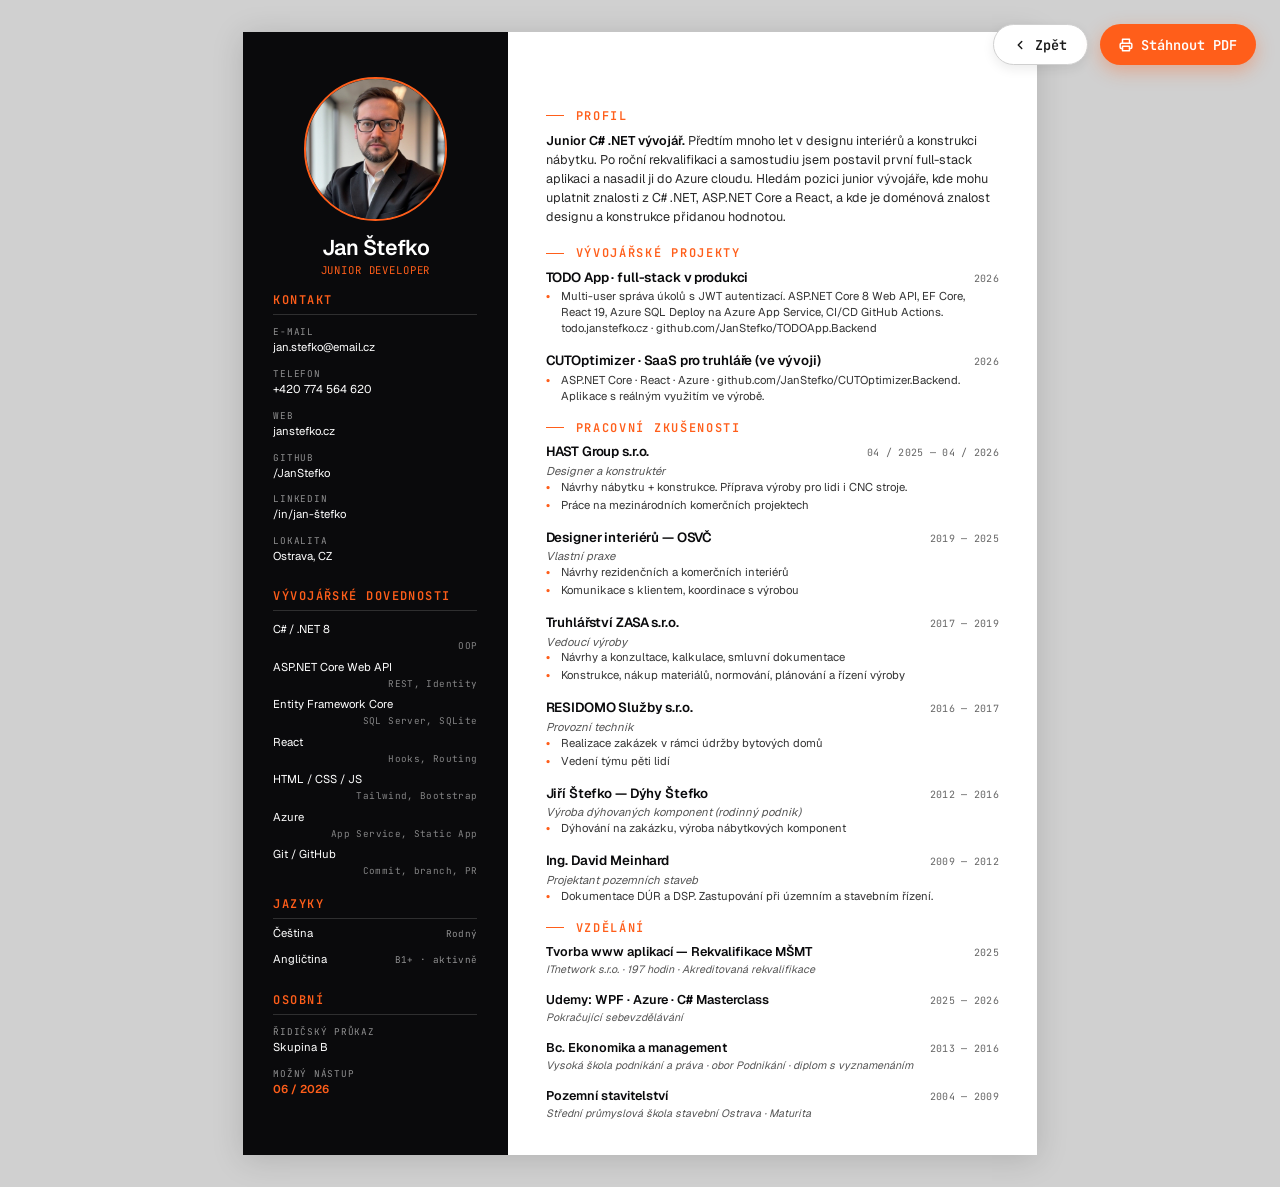
<file: cv.html>
<!DOCTYPE html>
<html lang="cs">
<head>
<meta charset="UTF-8">
<meta name="viewport" content="width=device-width, initial-scale=1.0">
<title>Jan Štefko — Junior Developer · CV</title>
<meta name="description" content="Životopis Jana Štefka — Junior C# .NET Developer">
<link rel="icon" type="image/svg+xml" href="img/favicon.svg">

<link rel="preconnect" href="https://fonts.googleapis.com">
<link rel="preconnect" href="https://fonts.gstatic.com" crossorigin>
<link href="https://fonts.googleapis.com/css2?family=Geist:wght@300;400;500;600;700&family=JetBrains+Mono:wght@400;500;600&display=swap" rel="stylesheet">

<style>
/* ============================================================
   PAGE setup pro tisk - A4 portrait, žádné okraje
   ============================================================ */
@page {
  size: 210mm 297mm;
  margin: 0;
}

/* ============================================================
   RESET
   ============================================================ */
*, *::before, *::after {
  box-sizing: border-box;
  margin: 0;
  padding: 0;
}

html, body {
  margin: 0;
  padding: 0;
  background: #d0d0d0;
  font-family: 'Geist', system-ui, -apple-system, sans-serif;
  -webkit-font-smoothing: antialiased;
  color: #1a1a1a;
}

/* ============================================================
   PRINT BAR - jen na obrazovce, v tisku se schová
   ============================================================ */
.print-bar {
  position: fixed;
  top: 1.5rem;
  right: 1.5rem;
  display: flex;
  gap: 0.75rem;
  z-index: 100;
}
.print-bar .btn {
  display: inline-flex;
  align-items: center;
  gap: 0.5rem;
  padding: 0.7rem 1.2rem 0.6rem;
  background: #ff5e1a;
  color: white;
  font-family: 'JetBrains Mono', monospace;
  font-size: 0.85rem;
  font-weight: 600;
  border: none;
  border-radius: 999px;
  cursor: pointer;
  text-decoration: none;
  box-shadow: 0 6px 18px rgba(255, 94, 26, 0.35);
  transition: transform 0.2s, box-shadow 0.2s;
}
.print-bar .btn:hover {
  transform: translateY(-1px);
  box-shadow: 0 8px 22px rgba(255, 94, 26, 0.45);
}
.print-bar .btn-ghost {
  background: white;
  color: #1a1a1a;
  border: 1px solid #d0d0d0;
  box-shadow: 0 4px 12px rgba(0, 0, 0, 0.08);
}
.print-bar .btn-ghost:hover {
  border-color: #1a1a1a;
}

/* ============================================================
   PAGE - PEVNÉ A4 ROZMĚRY (na obrazovce i v tisku stejné)
   ============================================================ */
.page {
  /* Pevná šířka A4 portrait */
  width: 210mm;
  height: 297mm;
  
  /* Pozadí + tieň jen na obrazovce, v tisku zmizí */
  background: white;
  margin: 2rem auto;
  box-shadow: 0 4px 30px rgba(0, 0, 0, 0.15);
  
  /* 2 sloupce - sidebar + main */
  display: flex;
  flex-direction: row;
  
  /* Cokoli přeteče A4, ořízneme */
  overflow: hidden;
  
  /* Vynutí samostatnou stránku v tisku */
  page-break-after: always;
}

/* ============================================================
   LEVÝ SIDEBAR (tmavá strana)
   ============================================================ */
.sidebar {
  /* Pevná šířka */
  width: 70mm;
  flex-shrink: 0;
  
  background: #0a0a0c;
  color: white;
  padding: 12mm 8mm;
  
  display: flex;
  flex-direction: column;
}

.photo {
  width: 38mm;
  height: 38mm;
  aspect-ratio: 1 / 1;
  border-radius: 50%;
  margin: 0 auto 4mm;
  overflow: hidden;
  border: 2px solid #ff5e1a;
  background: #1a1a1a;
  flex-shrink: 0;
  display: block;
}
.photo img {
  width: 100%;
  height: 100%;
  display: block;
  object-fit: cover;
  object-position: center 30%;
}

.sidebar h1 {
  font-family: 'Geist', sans-serif;
  font-size: 16pt;
  font-weight: 600;
  letter-spacing: -0.02em;
  text-align: center;
  line-height: 1.1;
  margin-bottom: 1mm;
}
.sidebar .role {
  font-family: 'JetBrains Mono', monospace;
  font-size: 8pt;
  text-align: center;
  color: #ff5e1a;
  letter-spacing: 0.08em;
  text-transform: uppercase;
  margin-bottom: 4mm;
}

.sidebar h2 {
  font-family: 'JetBrains Mono', monospace;
  font-size: 9pt;
  font-weight: 600;
  letter-spacing: 0.12em;
  text-transform: uppercase;
  color: #ff5e1a;
  margin: 4mm 0 2mm;
  padding-bottom: 1.5mm;
  border-bottom: 1px solid rgba(255, 255, 255, 0.15);
}
.sidebar h2:first-of-type { margin-top: 0; }

.sidebar-list {
  list-style: none;
  font-size: 9pt;
  line-height: 1.2;
}
.sidebar-list li {
  display: flex;
  flex-direction: column;
  margin-bottom: 2.5mm;
}
.sidebar-list li .label {
  font-family: 'JetBrains Mono', monospace;
  font-size: 7pt;
  letter-spacing: 0.08em;
  text-transform: uppercase;
  color: rgba(255, 255, 255, 0.55);
  margin-bottom: 1mm;
  margin-top: 1mm;
}
.sidebar-list li .value {
  color: white;
  word-break: break-word;
  font-size: 8.5pt;
}

/* Skills v sidebaru */
.skill-row {
  display: flex;
  flex-direction: column;
  margin-bottom: 1mm;
  font-size: 8.5pt;
}
.skill-row .name {
  color: white;
  margin-top: 1mm;
}
.skill-row .level-text {
  font-family: 'JetBrains Mono', monospace;
  font-size: 7pt;
  color: rgba(255, 255, 255, 0.5);
  letter-spacing: 0.04em;
  text-align: right;
  margin-top: 3px;
}

.lang-row {
  display: flex;
  justify-content: space-between;
  align-items: baseline;
  margin-bottom: 3mm;
  font-size: 8.5pt;
}
.lang-row .lang-name { color: white; }
.lang-row .lang-level {
  font-family: 'JetBrains Mono', monospace;
  font-size: 7pt;
  color: rgba(255, 255, 255, 0.55);
  letter-spacing: 0.04em;
}

/* ============================================================
   PRAVÝ HLAVNÍ OBSAH (světlá strana)
   ============================================================ */
.main {
  /* Vyplní zbytek (210mm - 70mm = 140mm) */
  width: 140mm;
  flex-shrink: 0;
  
  padding: 12mm 10mm;
  background: white;
  overflow: hidden;
}

.profile-block {
  margin-bottom: 5mm; 
  margin-top: 8mm;
  padding-bottom: 0mm;
 
}
.profile-block p {
  font-size: 9.5pt;
  line-height: 1.5;
  color: #2a2a2a;
}
.profile-block strong { font-weight: 600; color: #0a0a0c; }

.main h2 {
  font-family: 'JetBrains Mono', monospace;
  font-size: 9pt;
  font-weight: 600;
  letter-spacing: 0.14em;
  text-transform: uppercase;
  color: #ff5e1a;
  margin-bottom: 2mm;
  display: flex;
  align-items: center;
  gap: 3mm;
}
.main h2::before {
  content: '';
  display: inline-block;
  width: 5mm;
  height: 1px;
  background: #ff5e1a;
}
.main h2:first-of-type { margin-top: 0; }

/* Job entry */
.job {
  margin-bottom: 4mm;
}
.job:last-child { margin-bottom: 0; }
.job-header {
  display: flex;
  justify-content: space-between;
  align-items: baseline;
  gap: 3mm;
  
}
.job-title {
  font-family: 'Geist', sans-serif;
  font-weight: 600;
  font-size: 10pt;
  color: #0a0a0c;
  letter-spacing: -0.01em;
  margin-bottom: 1mm;
}
.job-date {
  font-family: 'JetBrains Mono', monospace;
  font-size: 7.5pt;
  color: #666;
  white-space: nowrap;
  letter-spacing: 0.03em;
}
.job-role {
  font-style: italic;
  font-size: 8.5pt;
  color: #555;
  margin-bottom: 0.5mm;
}
.job-desc {
  font-size: 8.5pt;
  line-height: 1.4;
  color: #333;
}
.job-desc ul {
  list-style: none;
}
.job-desc li {
  position: relative;
  padding-left: 4mm;
  margin-bottom: 0.5mm;
}
.job-desc li::before {
  content: '•';
  position: absolute;
  left: 0;
  color: #ff5e1a;
  font-weight: bold;
}

/* Education entry */
.edu {
  margin-bottom: 3mm;
}
.edu:last-child { margin-bottom: 0; }
.edu-header {
  display: flex;
  justify-content: space-between;
  align-items: baseline;
  gap: 3mm;
  margin-bottom: 0.5mm;
}
.edu-title {
  font-family: 'Geist', sans-serif;
  font-weight: 600;
  font-size: 9.5pt;
  color: #0a0a0c;
}
.edu-date {
  font-family: 'JetBrains Mono', monospace;
  font-size: 7.5pt;
  color: #666;
  white-space: nowrap;
  letter-spacing: 0.03em;
}
.edu-meta {
  font-size: 8pt;
  color: #555;
  font-style: italic;
  margin-bottom: 4mm;
}

/* ============================================================
   PRINT - jediná věc je schovat tlačítka a vynutit barvy
   Layout zůstává úplně stejný jako na obrazovce!
   ============================================================ */
@media print {
  html, body {
    background: white;
    -webkit-print-color-adjust: exact;
    print-color-adjust: exact;
  }
  .print-bar {
    display: none;
  }
  .page {
    margin: 0;
    box-shadow: none;
  }
}
</style>
</head>
<body>

<!-- Tlačítka pro tisk / zpět -->
<div class="print-bar">
  <a href="index.html" class="btn btn-ghost">
    <svg width="14" height="14" viewBox="0 0 24 24" fill="none" stroke="currentColor" stroke-width="2.5" stroke-linecap="round" stroke-linejoin="round"><polyline points="15 18 9 12 15 6"/></svg>
    Zpět
  </a>
  <button class="btn" onclick="window.print()">
    <svg width="14" height="14" viewBox="0 0 24 24" fill="none" stroke="currentColor" stroke-width="2.5" stroke-linecap="round" stroke-linejoin="round"><polyline points="6 9 6 2 18 2 18 9"/><path d="M6 18H4a2 2 0 0 1-2-2v-5a2 2 0 0 1 2-2h16a2 2 0 0 1 2 2v5a2 2 0 0 1-2 2h-2"/><rect x="6" y="14" width="12" height="8"/></svg>
    Stáhnout PDF
  </button>
</div>

<!-- A4 stránka -->
<div class="page">

  <!-- LEVÝ SIDEBAR -->
  <aside class="sidebar">

    <div class="photo">
      <img src="img/portrait.jpg" alt="Jan Štefko">
    </div>

    <h1>Jan Štefko</h1>
    <div class="role">Junior Developer</div>

    <h2>Kontakt</h2>
    <ul class="sidebar-list">
      <li>
        <span class="label">E-mail</span>
        <span class="value">jan.stefko@email.cz</span>
      </li>
      <li>
        <span class="label">Telefon</span>
        <span class="value">+420 774 564 620</span>
      </li>
      <li>
        <span class="label">Web</span>
        <span class="value">janstefko.cz</span>
      </li>
      <li>
        <span class="label">GitHub</span>
        <span class="value">/JanStefko</span>
      </li>
      <li>
        <span class="label">LinkedIn</span>
        <span class="value">/in/jan-štefko</span>
      </li>
      <li>
        <span class="label">Lokalita</span>
        <span class="value">Ostrava, CZ</span>
      </li>
    </ul>

    <h2>Vývojářské dovednosti</h2>
    <div class="skill-row">
      <span class="name">C# / .NET 8</span>
      <span class="level-text">OOP</span>
    </div>
    <div class="skill-row">
      <span class="name">ASP.NET Core Web API</span>
      <span class="level-text">REST, Identity</span>
    </div>
    <div class="skill-row">
      <span class="name">Entity Framework Core</span>
      <span class="level-text">SQL Server, SQLite</span>
    </div>
    <div class="skill-row">
      <span class="name">React</span>
      <span class="level-text">Hooks, Routing</span>
    </div>
    <div class="skill-row">
      <span class="name">HTML / CSS / JS</span>
      <span class="level-text">Tailwind, Bootstrap</span>
    </div>
    <div class="skill-row">
      <span class="name">Azure</span>
      <span class="level-text">App Service, Static App </span>
    </div>
    <div class="skill-row">
      <span class="name">Git / GitHub</span>
      <span class="level-text">Commit, branch, PR</span>
    </div>


    <h2>Jazyky</h2>
    <div class="lang-row">
      <span class="lang-name">Čeština</span>
      <span class="lang-level">Rodný</span>
    </div>
    <div class="lang-row">
      <span class="lang-name">Angličtina</span>
      <span class="lang-level">B1+ · aktivně</span>
    </div>

    <h2>Osobní</h2>
    <ul class="sidebar-list">
      <li>
        <span class="label">Řidičský průkaz</span>
        <span class="value">Skupina B</span>
      </li>
      <!-- <li>
        <span class="label">Občanství</span>
        <span class="value">Česká republika</span>
      </li> -->
      <li>
        <span class="label">Možný nástup</span>
        <span class="value" style="color: #ff5e1a; font-weight: 600;">06 / 2026</span>
      </li>
    </ul>

  </aside>

  <!-- PRAVÝ HLAVNÍ OBSAH -->
  <main class="main">

    <div class="profile-block">
      <h2>Profil</h2>
      <p>
        <strong>Junior C# .NET vývojář.</strong> Předtím mnoho let v designu interiérů
        a konstrukci nábytku. Po roční rekvalifikaci a samostudiu jsem postavil první
        full-stack aplikaci a nasadil ji do Azure cloudu. Hledám pozici junior
        vývojáře, kde mohu uplatnit znalosti z C# .NET, ASP.NET Core a React, a kde je
        doménová znalost designu a konstrukce přidanou hodnotou.
      </p>
    </div>

        <h2>Vývojářské projekty</h2>

    <div class="job">
      <div class="job-header">
        <span class="job-title">TODO App  ·  full-stack v produkci</span>
        <span class="job-date">2026</span>
      </div>
      <div class="job-desc">
        <ul>
          <li>Multi-user správa úkolů s JWT autentizací.
          ASP.NET Core 8 Web API, EF Core, </br>React 19, Azure SQL
          Deploy na Azure App Service, CI/CD GitHub Actions.
          </br>todo.janstefko.cz  ·  github.com/JanStefko/TODOApp.Backend</li>
        </ul>
      </div>
    </div>
    <div class="job">
      <div class="job-header">
        <span class="job-title">CUTOptimizer  ·  SaaS pro truhláře (ve vývoji)</span>
        <span class="job-date">2026</span>
      </div>
      <div class="job-desc">
        <ul>
          <li>ASP.NET Core · React · Azure · github.com/JanStefko/CUTOptimizer.Backend.</br>
            Aplikace s reálným využitím ve výrobě.

          </li>


        </ul>
      </div>
    </div>



    <h2>Pracovní zkušenosti</h2>

    <div class="job">
      <div class="job-header">
        <span class="job-title">HAST Group s.r.o.</span>
        <span class="job-date">04 / 2025 — 04 / 2026</span>
      </div>
      <div class="job-role">Designer a konstruktér</div>
      <div class="job-desc">
        <ul>
          <li>Návrhy nábytku + konstrukce. Příprava výroby pro lidi i CNC stroje.</li>
          <li>Práce na mezinárodních komerčních projektech</li>
        </ul>
      </div>
    </div>

    <div class="job">
      <div class="job-header">
        <span class="job-title">Designer interiérů — OSVČ</span>
        <span class="job-date">2019 — 2025</span>
      </div>
      <div class="job-role">Vlastní praxe</div>
      <div class="job-desc">
        <ul>
          <li>Návrhy rezidenčních a komerčních interiérů</li>
          <li>Komunikace s klientem, koordinace s výrobou</li>
        </ul>
      </div>
    </div>

    <div class="job">
      <div class="job-header">
        <span class="job-title">Truhlářství ZASA s.r.o.</span>
        <span class="job-date">2017 — 2019</span>
      </div>
      <div class="job-role">Vedoucí výroby</div>
      <div class="job-desc">
        <ul>
          <li>Návrhy a konzultace, kalkulace, smluvní dokumentace</li>
        <li>Konstrukce, nákup materiálů, normování, plánování a řízení výroby</li>
        </ul>
      </div>
    </div>

    <div class="job">
      <div class="job-header">
        <span class="job-title">RESIDOMO Služby s.r.o.</span>
        <span class="job-date">2016 — 2017</span>
      </div>
      <div class="job-role">Provozní technik</div>
      <div class="job-desc">
        <ul>
          <li>Realizace zakázek v rámci údržby bytových domů</li>
          <li>Vedení týmu pěti lidí</li>
        </ul>
      </div>
    </div>

    <div class="job">
      <div class="job-header">
        <span class="job-title">Jiří Štefko — Dýhy Štefko</span>
        <span class="job-date">2012 — 2016</span>
      </div>
      <div class="job-role">Výroba dýhovaných komponent (rodinný podnik)</div>
      <div class="job-desc">
        <ul>
          <li>Dýhování na zakázku, výroba nábytkových komponent</li>
        </ul>
      </div>
    </div>

    <div class="job">
      <div class="job-header">
        <span class="job-title">Ing. David Meinhard</span>
        <span class="job-date">2009 — 2012</span>
      </div>
      <div class="job-role">Projektant pozemních staveb</div>
      <div class="job-desc">
        <ul>
          <li>Dokumentace DÚR a DSP. Zastupování při územním a stavebním řízení.</li>
        </ul>
      </div>
    </div>

    <h2>Vzdělání</h2>

    <div class="edu">
      <div class="edu-header">
        <span class="edu-title">Tvorba www aplikací — Rekvalifikace MŠMT</span>
        <span class="edu-date">2025</span>
      </div>
      <div class="edu-meta">ITnetwork s.r.o. · 197 hodin · Akreditovaná rekvalifikace</div>
    </div>

    <div class="edu">
      <div class="edu-header">
        <span class="edu-title">Udemy: WPF · Azure · C# Masterclass</span>
        <span class="edu-date">2025 — 2026</span>
      </div>
      <div class="edu-meta">Pokračující sebevzdělávání</div>
    </div>

    <div class="edu">
      <div class="edu-header">
        <span class="edu-title">Bc. Ekonomika a management</span>
        <span class="edu-date">2013 — 2016</span>
      </div>
      <div class="edu-meta">Vysoká škola podnikání a práva · obor Podnikání · diplom s vyznamenáním</div>
    </div>

    <div class="edu">
      <div class="edu-header">
        <span class="edu-title">Pozemní stavitelství</span>
        <span class="edu-date">2004 — 2009</span>
      </div>
      <div class="edu-meta">Střední průmyslová škola stavební Ostrava · Maturita</div>
    </div>

  </main>

</div>

</body>
</html>
</file>
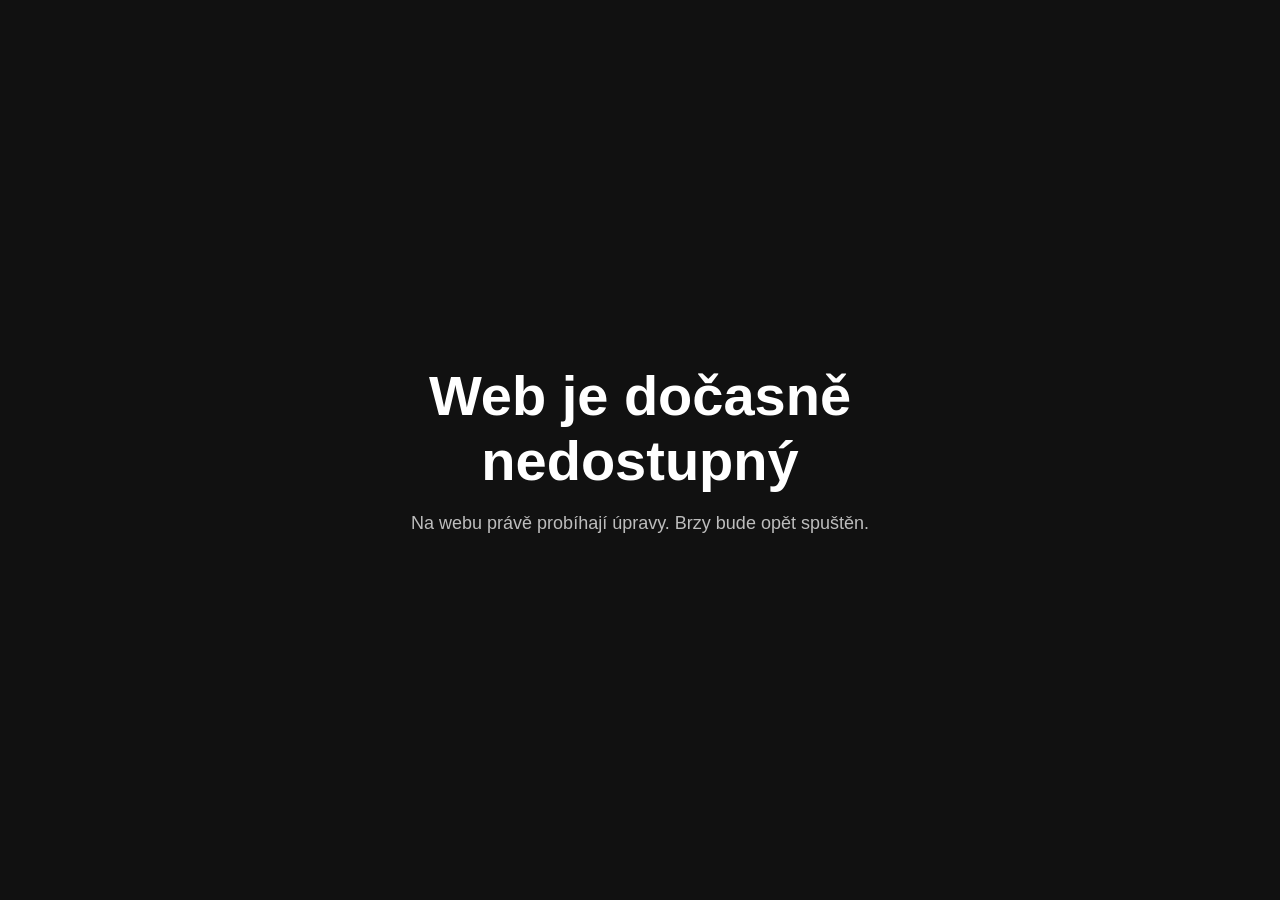
<file: maintenance.html>
<!DOCTYPE html>
<html lang="cs">
<head>
    <meta charset="UTF-8">
    <meta name="viewport" content="width=device-width, initial-scale=1.0">

    <title>Web je dočasně nedostupný</title>

    <style>
        * {
            box-sizing: border-box;
        }

        body {
            margin: 0;
            min-height: 100vh;
            display: flex;
            align-items: center;
            justify-content: center;
            padding: 30px;
            background: #111111;
            color: #ffffff;
            font-family: Arial, sans-serif;
            text-align: center;
        }

        main {
            max-width: 600px;
        }

        h1 {
            margin: 0 0 16px;
            font-size: clamp(32px, 6vw, 56px);
        }

        p {
            margin: 0;
            color: #bdbdbd;
            font-size: 18px;
            line-height: 1.6;
        }
    </style>
</head>

<body>
    <main>
        <h1>Web je dočasně nedostupný</h1>
        <p>Na webu právě probíhají úpravy. Brzy bude opět spuštěn.</p>
    </main>
</body>
</html>
</file>
